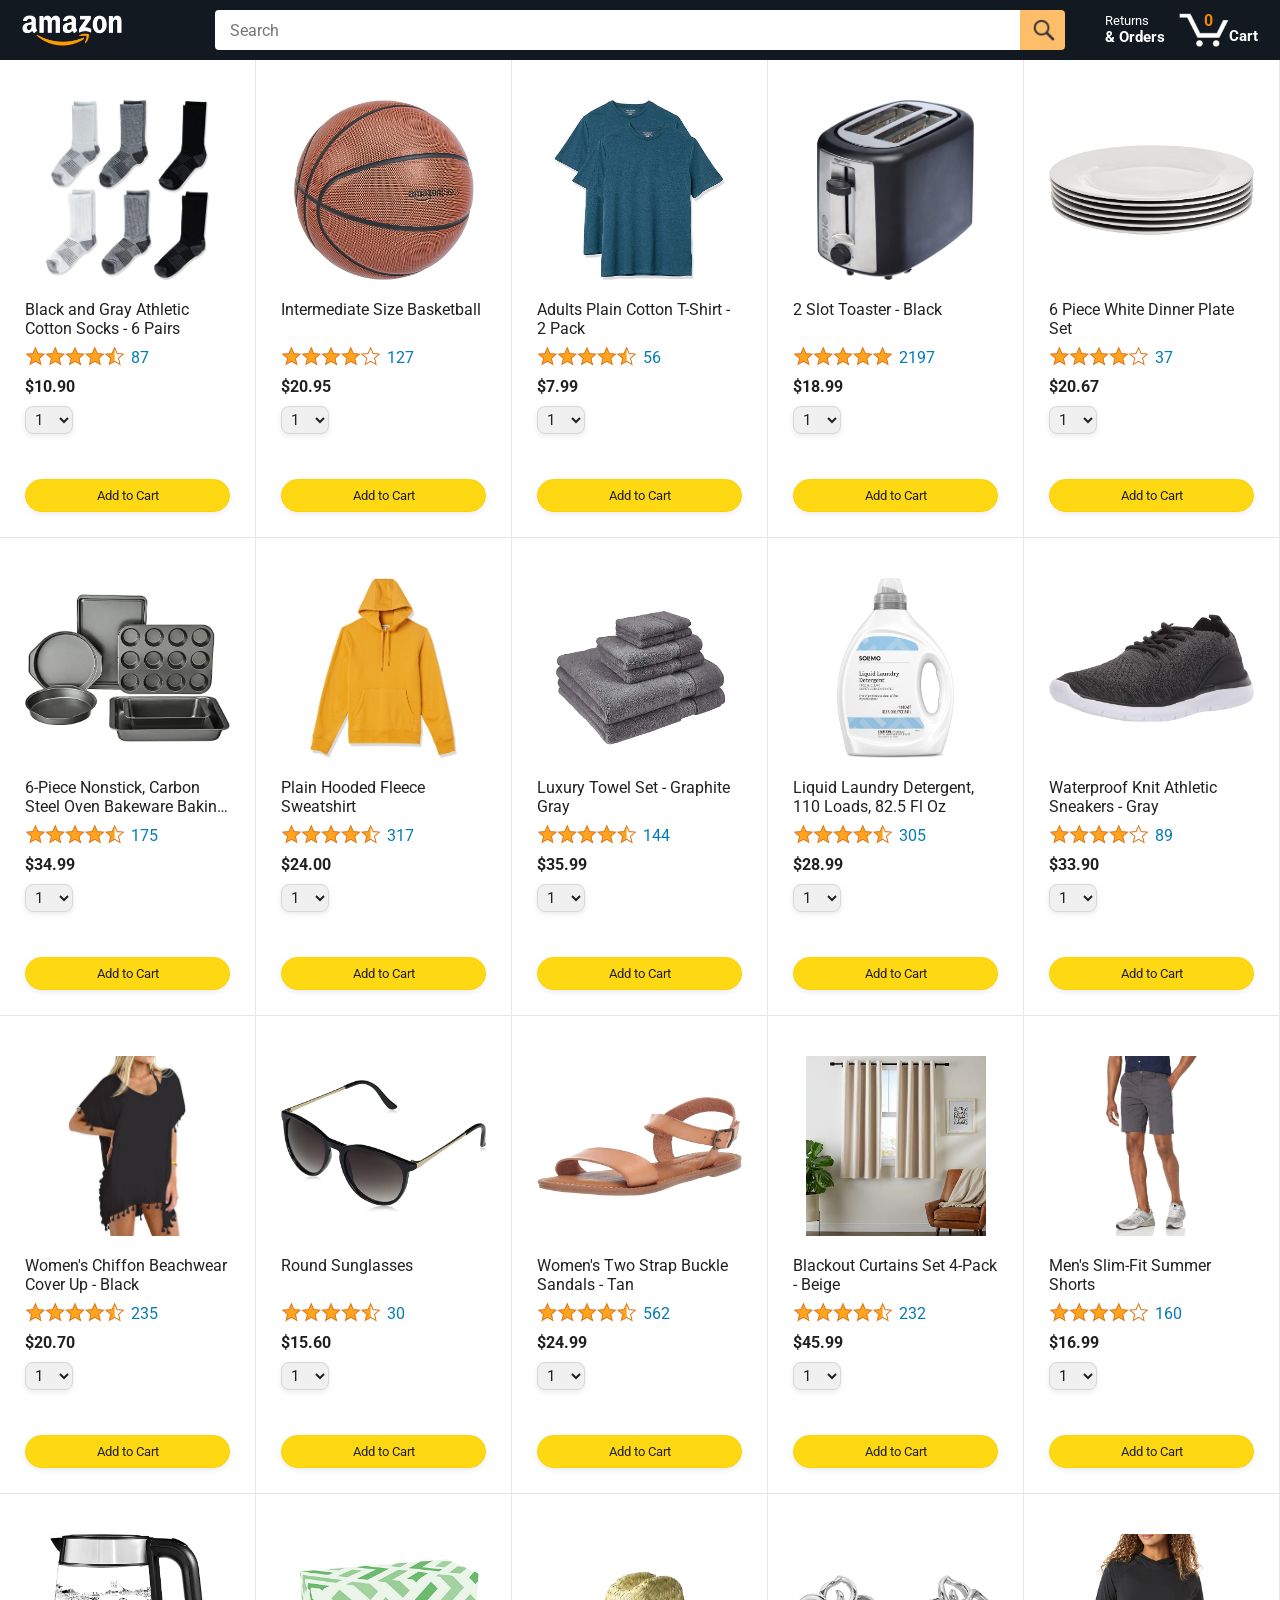
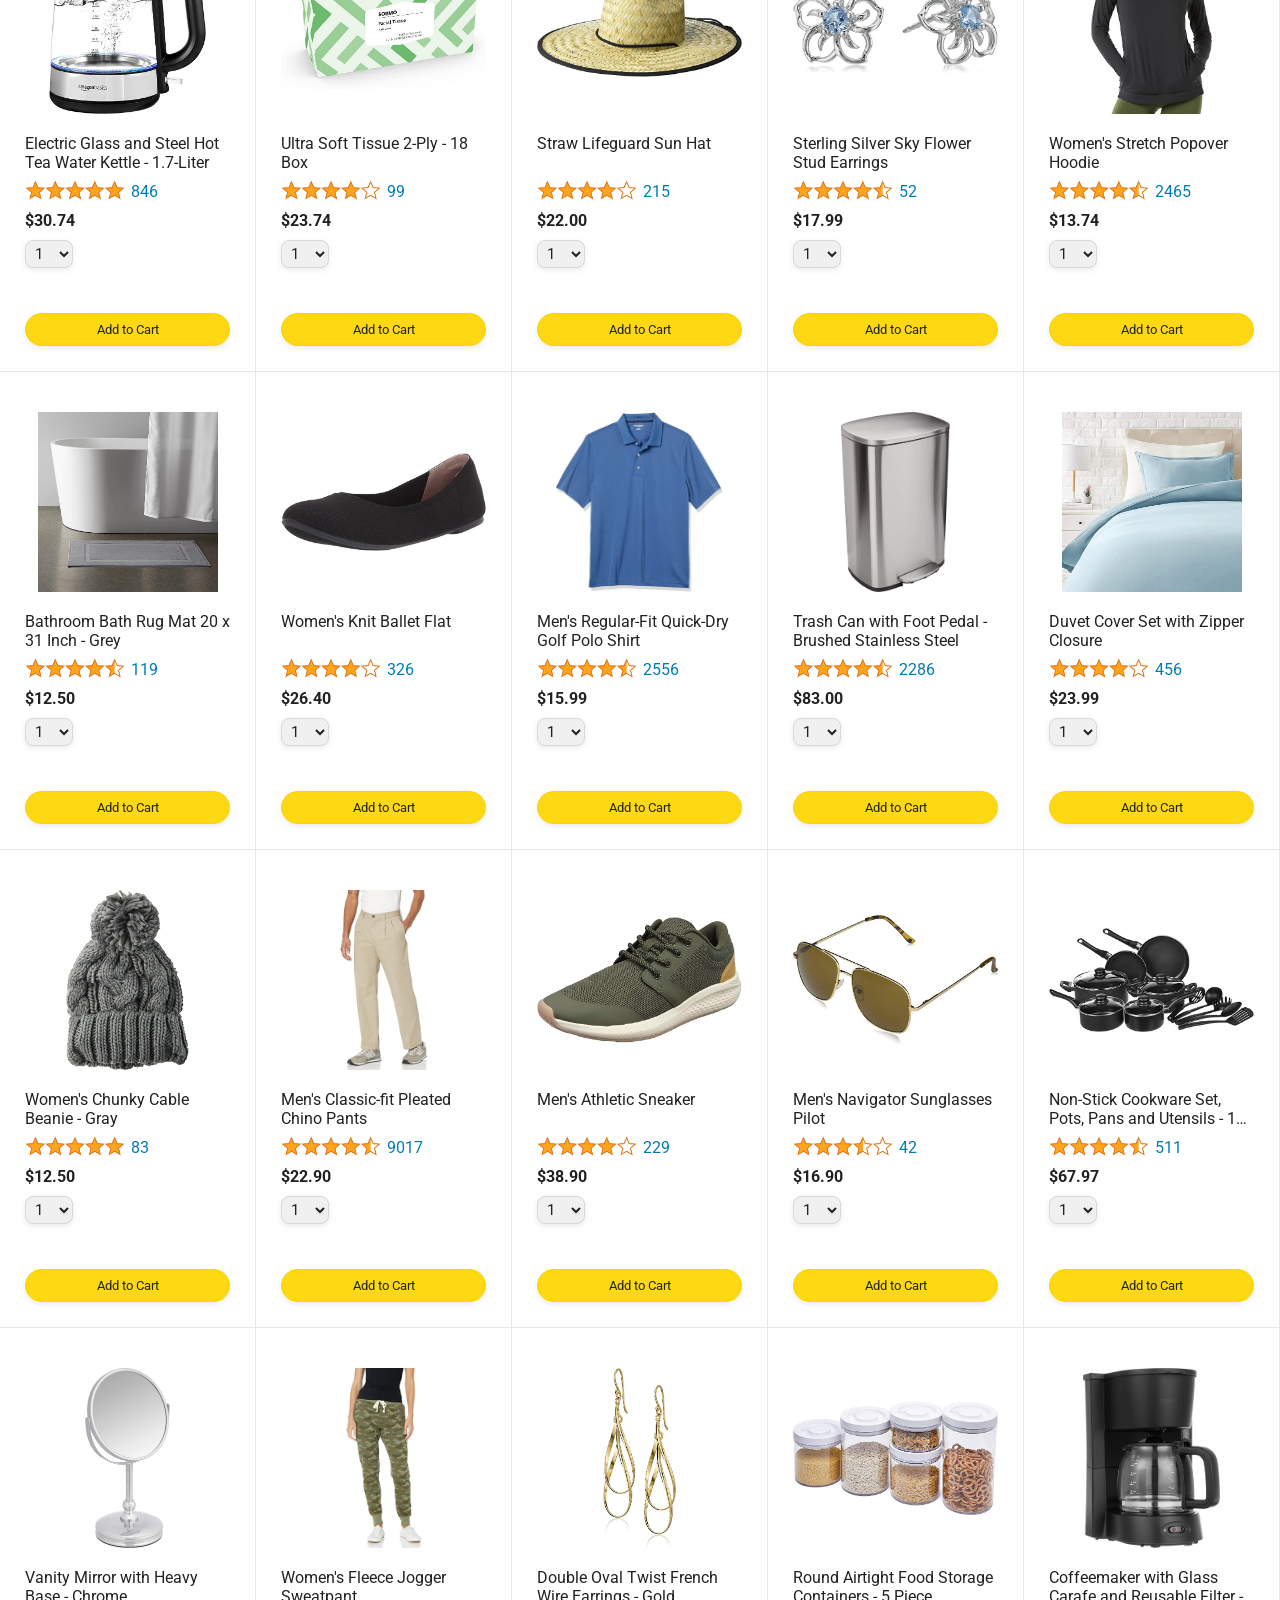
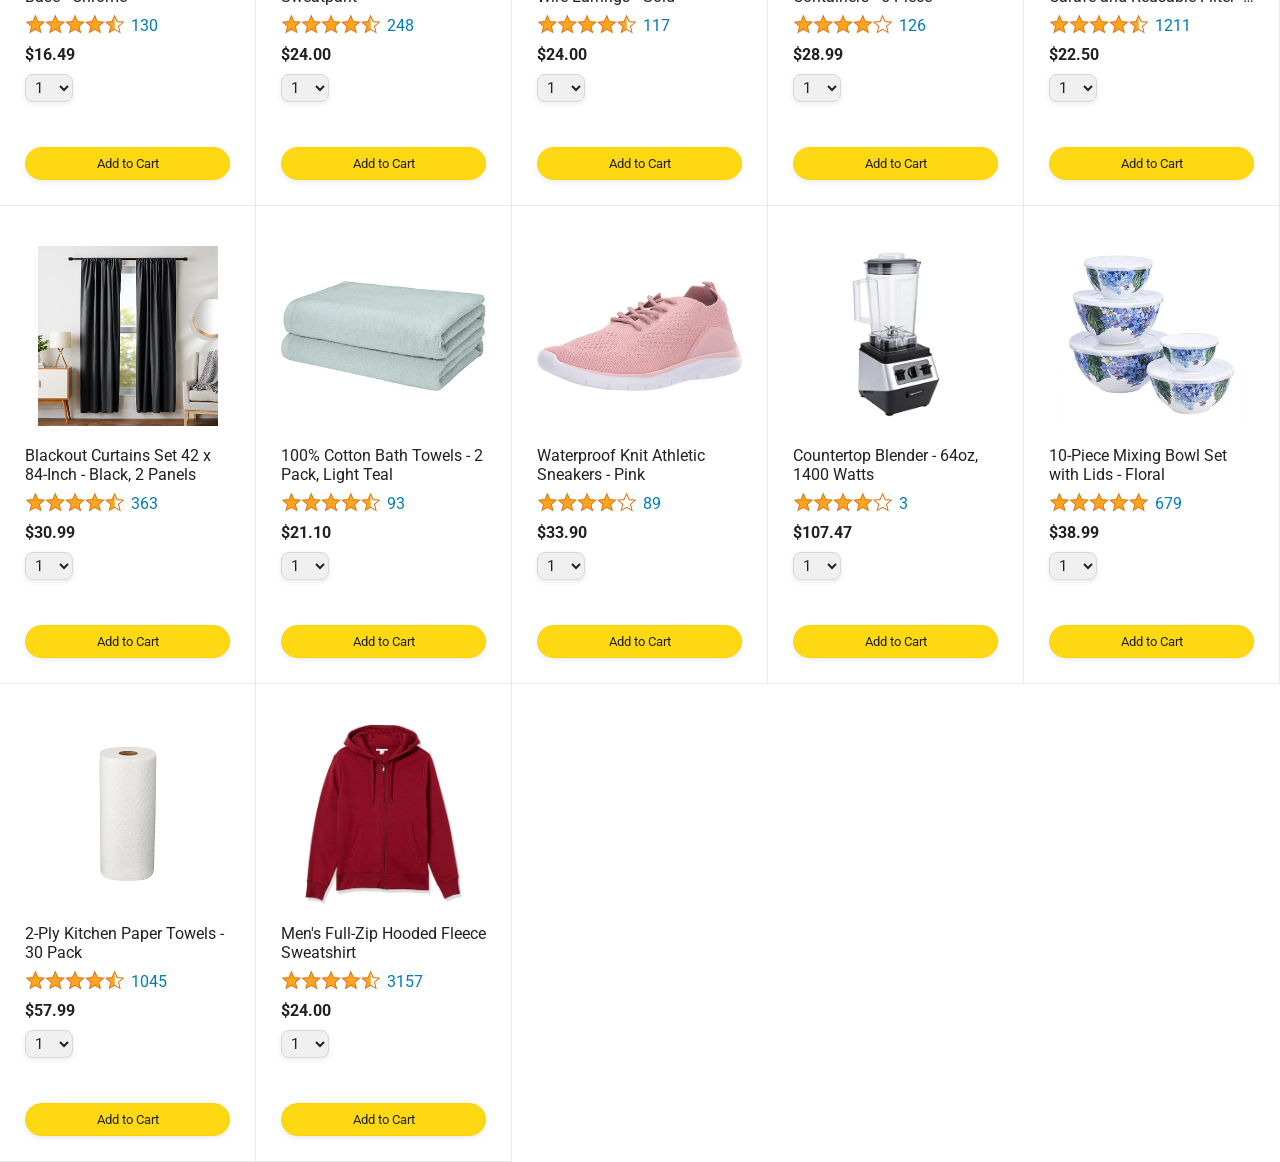
<file: index.html>
<!DOCTYPE html>
<html>
  <head>
    <title>Amazon Project</title>

    <!-- This code is needed for responsive design to work.
      (Responsive design = make the website look good on
      smaller screen sizes like a phone or a tablet). -->
    <meta name="viewport" content="width=device-width, initial-scale=1">

    <!-- Load a font called Roboto from Google Fonts. -->
    <link rel="preconnect" href="https://fonts.googleapis.com">
    <link rel="preconnect" href="https://fonts.gstatic.com" crossorigin>
    <link href="https://fonts.googleapis.com/css2?family=Roboto:wght@400;500;700&display=swap" rel="stylesheet">

    <!-- Here are the CSS files for this page. -->
    <link rel="stylesheet" href="styles/shared/general.css">
    <link rel="stylesheet" href="styles/shared/amazon-header.css">
    <link rel="stylesheet" href="styles/pages/amazon.css">
  </head>
  <body>
    <div class="amazon-header">
      <div class="amazon-header-left-section">
        <a href="index.html" class="header-link">
          <img class="amazon-logo"
            src="images/amazon-logo-white.png">
          <img class="amazon-mobile-logo"
            src="images/amazon-mobile-logo-white.png">
        </a>
      </div>

      <div class="amazon-header-middle-section">
        <input class="search-bar" type="text" placeholder="Search">

        <button class="search-button">
          <img class="search-icon" src="images/icons/search-icon.png">
        </button>
      </div>

      <div class="amazon-header-right-section">
        <a class="orders-link header-link" href="orders.html">
          <span class="returns-text">Returns</span>
          <span class="orders-text">& Orders</span>
        </a>

        <a class="cart-link header-link" href="checkout.html">
          <img class="cart-icon" src="images/icons/cart-icon.png">
          <div class="cart-quantity js-cart-quantity">0</div>
          <div class="cart-text">Cart</div>
        </a>
      </div>
    </div>
    
    <div class="main">
      <div class="products-grid js-product-grid">
      
      </div>
    </div>


   
     
    <script type="module" src="scripts/amazon.js"></script>
  </body>
</html>
</file>
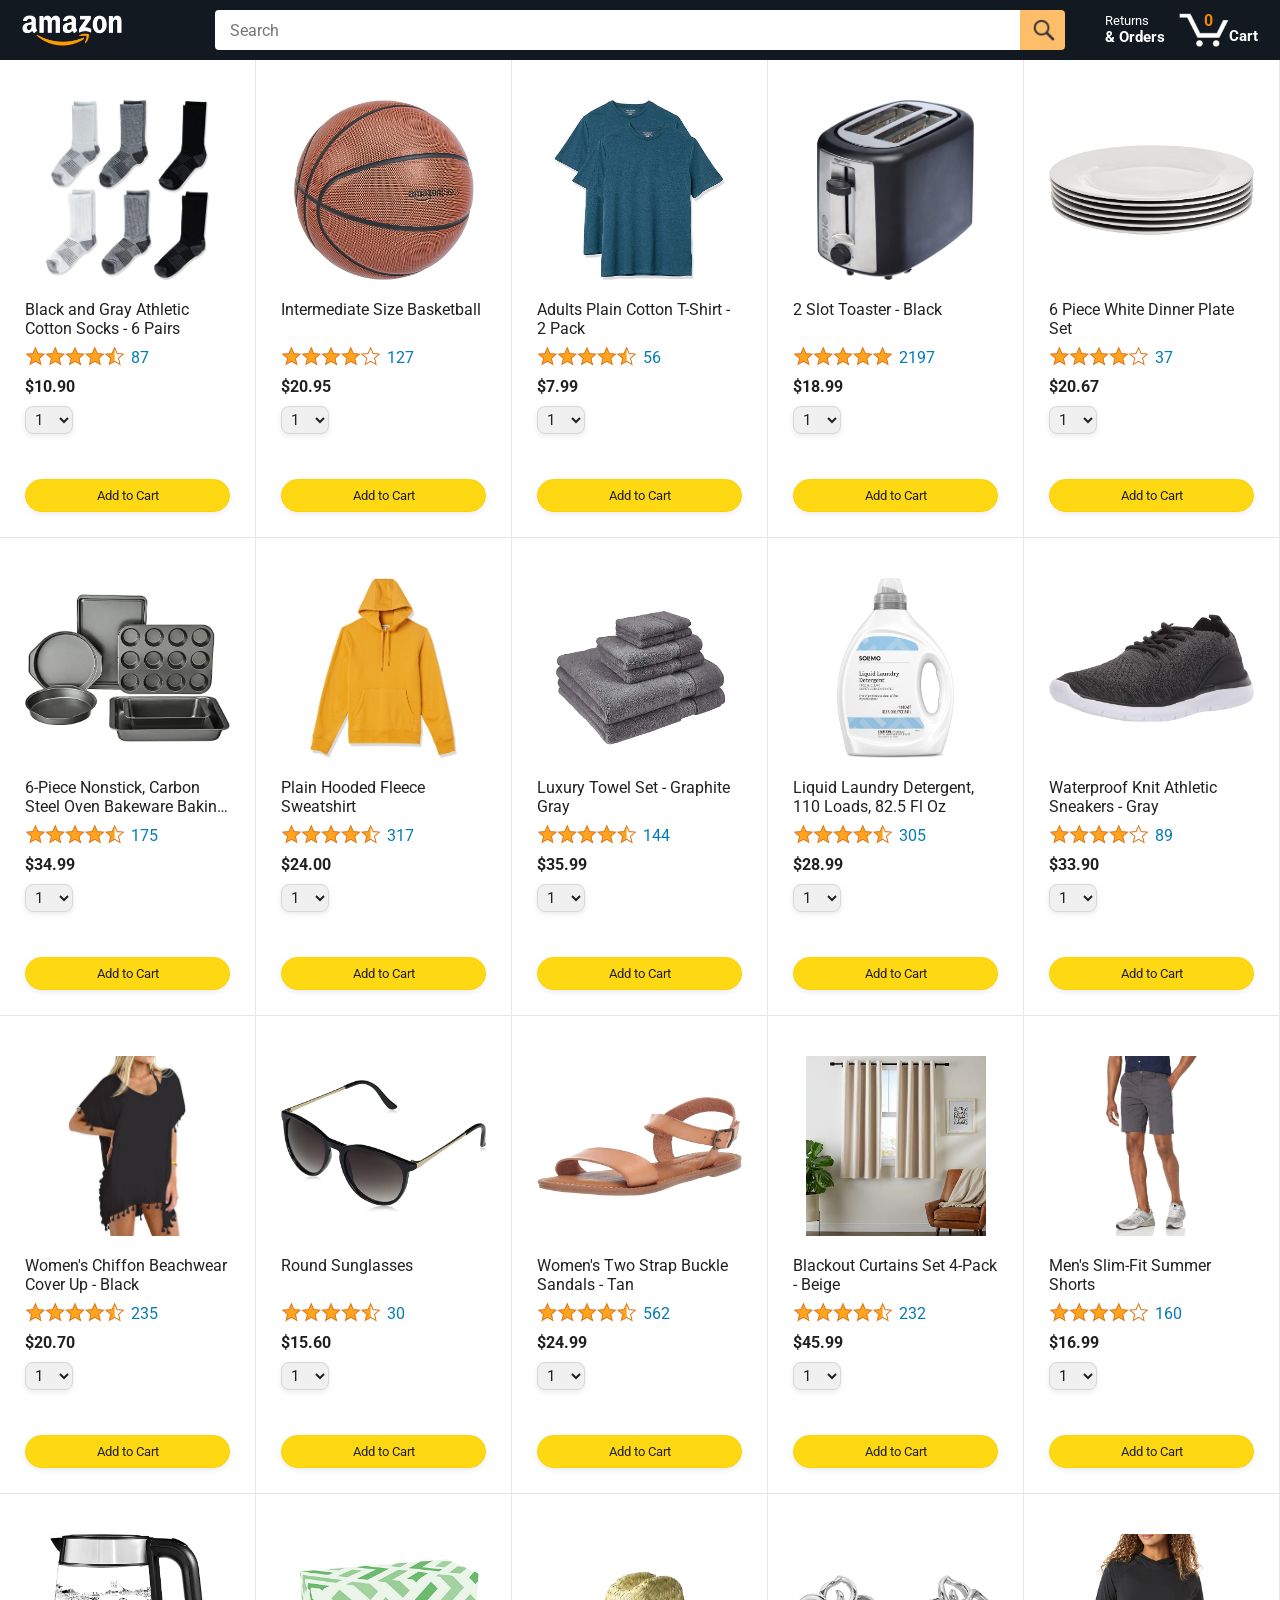
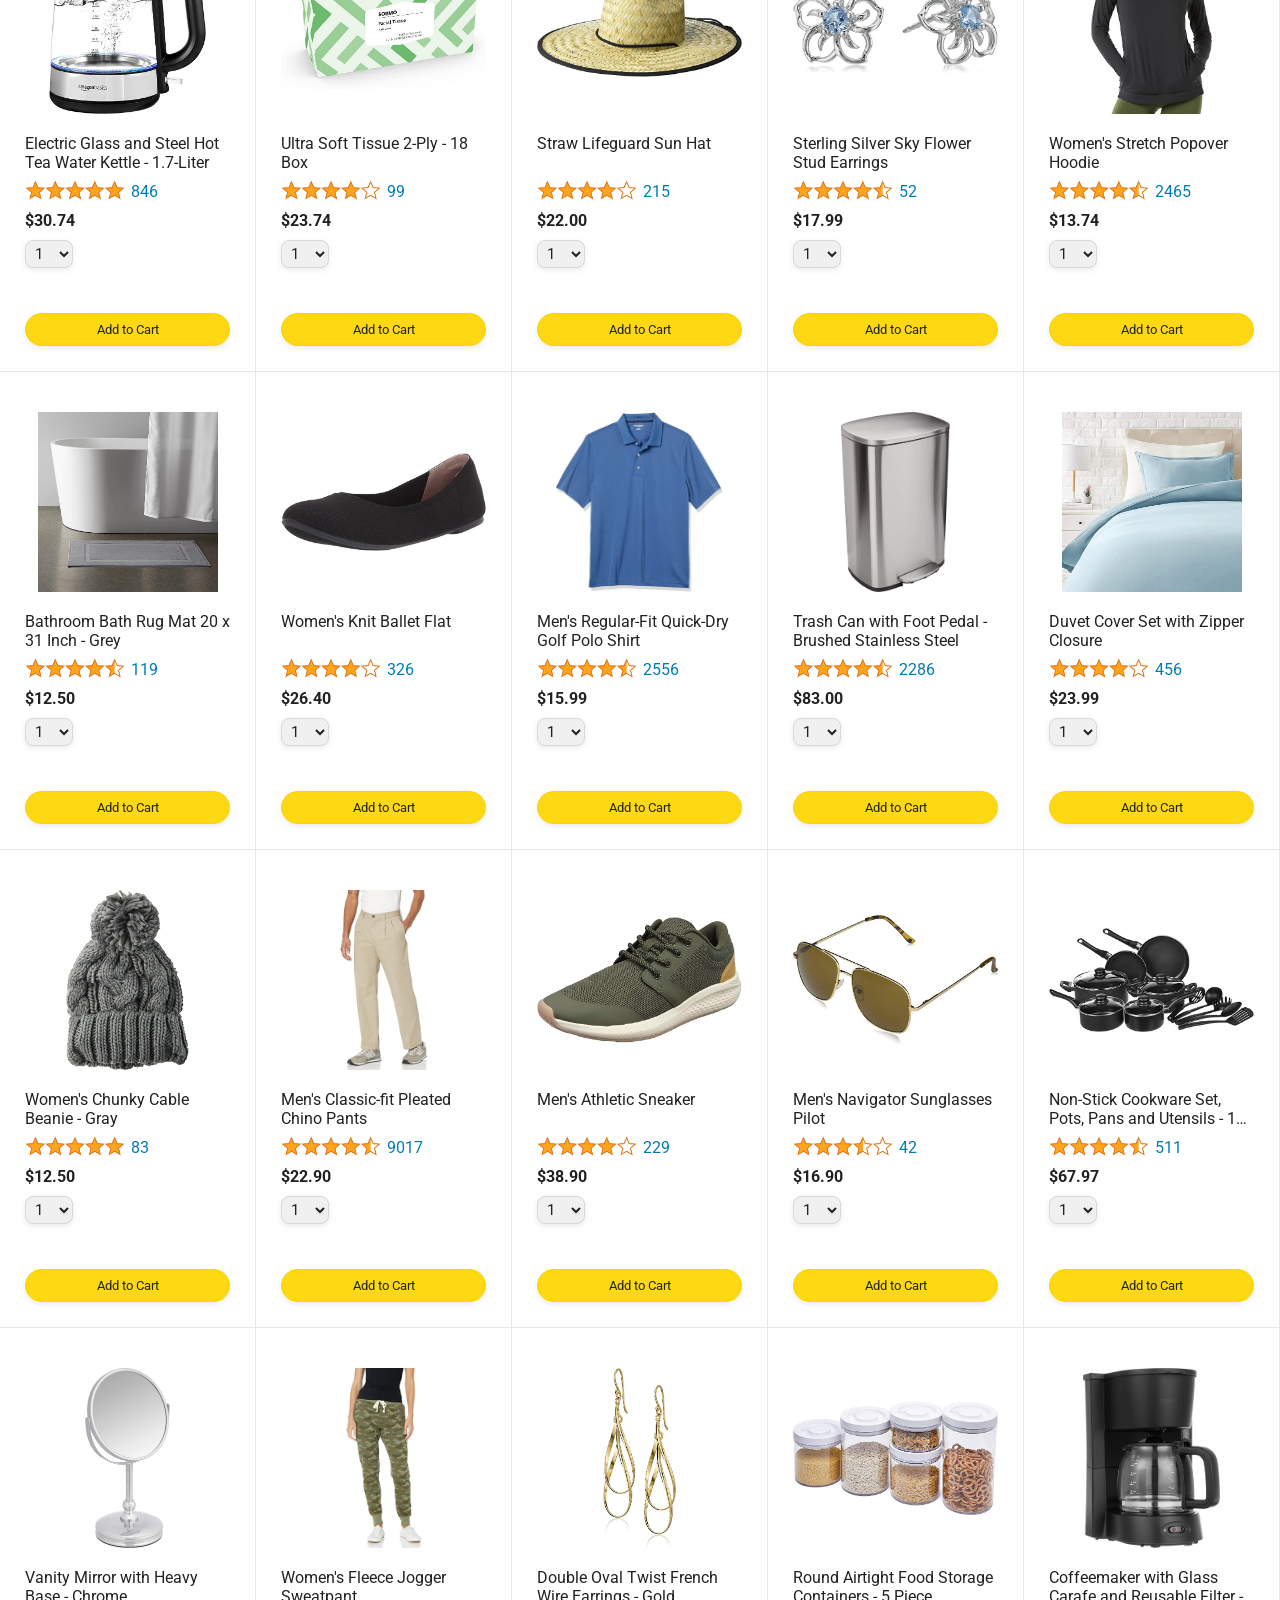
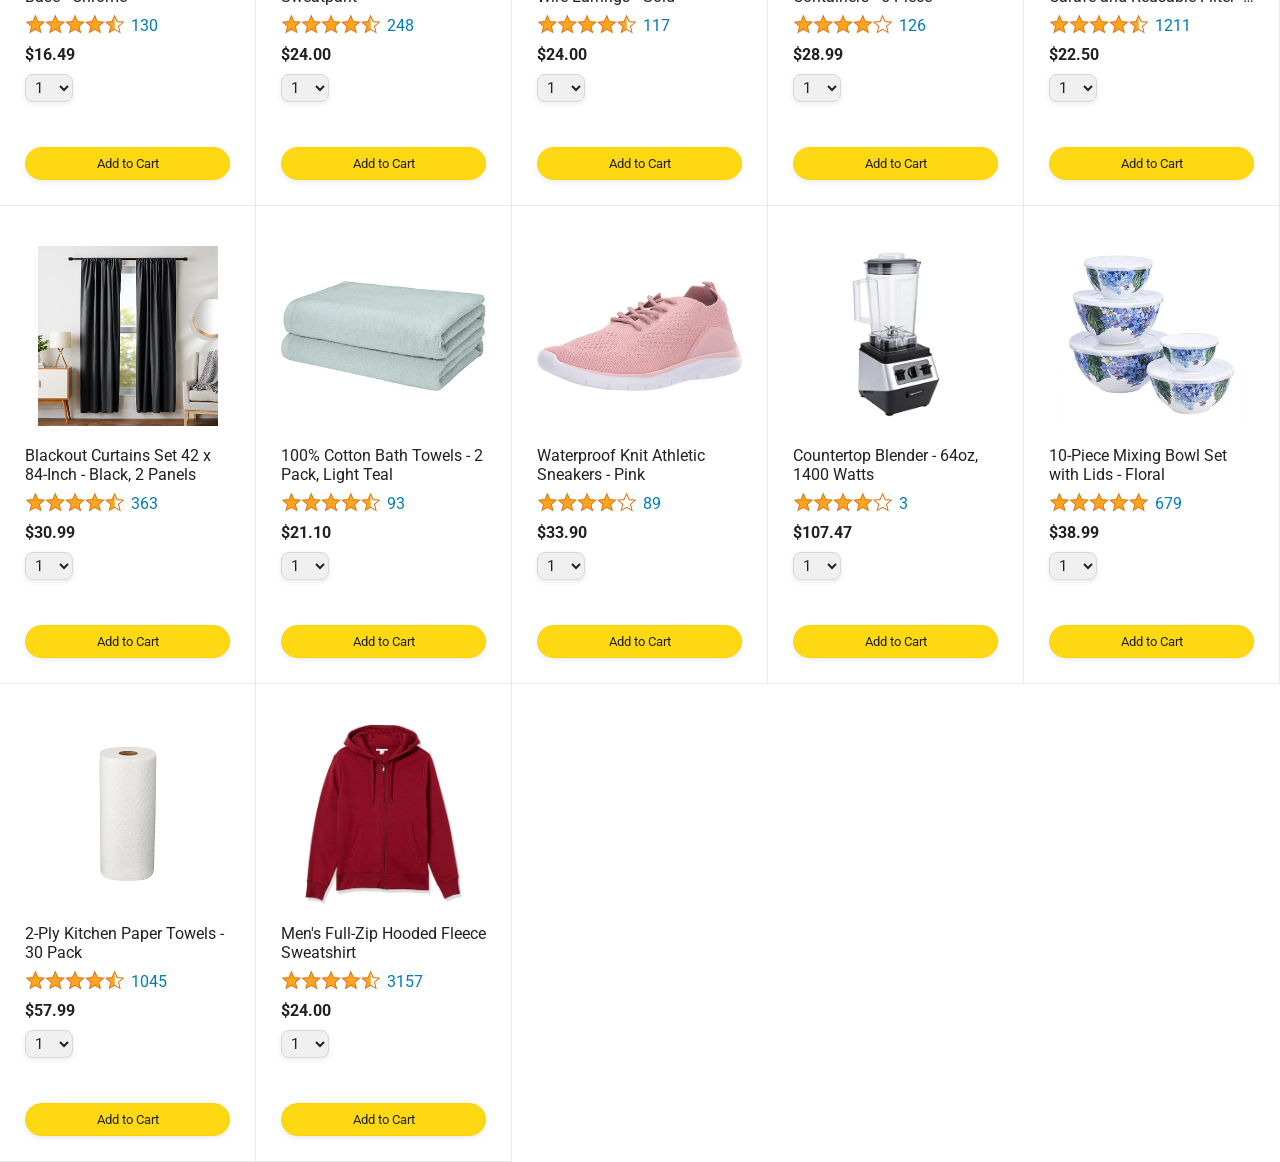
<file: amazon.html>
<!DOCTYPE html>
<html>
  <head>
    <title>Amazon Project</title>

    <!-- This code is needed for responsive design to work.
      (Responsive design = make the website look good on
      smaller screen sizes like a phone or a tablet). -->
    <meta name="viewport" content="width=device-width, initial-scale=1">

    <!-- Load a font called Roboto from Google Fonts. -->
    <link rel="preconnect" href="https://fonts.googleapis.com">
    <link rel="preconnect" href="https://fonts.gstatic.com" crossorigin>
    <link href="https://fonts.googleapis.com/css2?family=Roboto:wght@400;500;700&display=swap" rel="stylesheet">

    <!-- Here are the CSS files for this page. -->
    <link rel="stylesheet" href="styles/shared/general.css">
    <link rel="stylesheet" href="styles/shared/amazon-header.css">
    <link rel="stylesheet" href="styles/pages/amazon.css">
  </head>
  <body>
    <div class="amazon-header">
      <div class="amazon-header-left-section">
        <a href="amazon.html" class="header-link">
          <img class="amazon-logo"
            src="images/amazon-logo-white.png">
          <img class="amazon-mobile-logo"
            src="images/amazon-mobile-logo-white.png">
        </a>
      </div>

      <div class="amazon-header-middle-section">
        <input class="search-bar" type="text" placeholder="Search">

        <button class="search-button">
          <img class="search-icon" src="images/icons/search-icon.png">
        </button>
      </div>

      <div class="amazon-header-right-section">
        <a class="orders-link header-link" href="orders.html">
          <span class="returns-text">Returns</span>
          <span class="orders-text">& Orders</span>
        </a>

        <a class="cart-link header-link" href="checkout.html">
          <img class="cart-icon" src="images/icons/cart-icon.png">
          <div class="cart-quantity js-cart-quantity">0</div>
          <div class="cart-text">Cart</div>
        </a>
      </div>
    </div>
    
    <div class="main">
      <div class="products-grid js-product-grid">
      
      </div>
    </div>


   
     
    <script type="module" src="scripts/amazon.js"></script>
  </body>
</html>
</file>
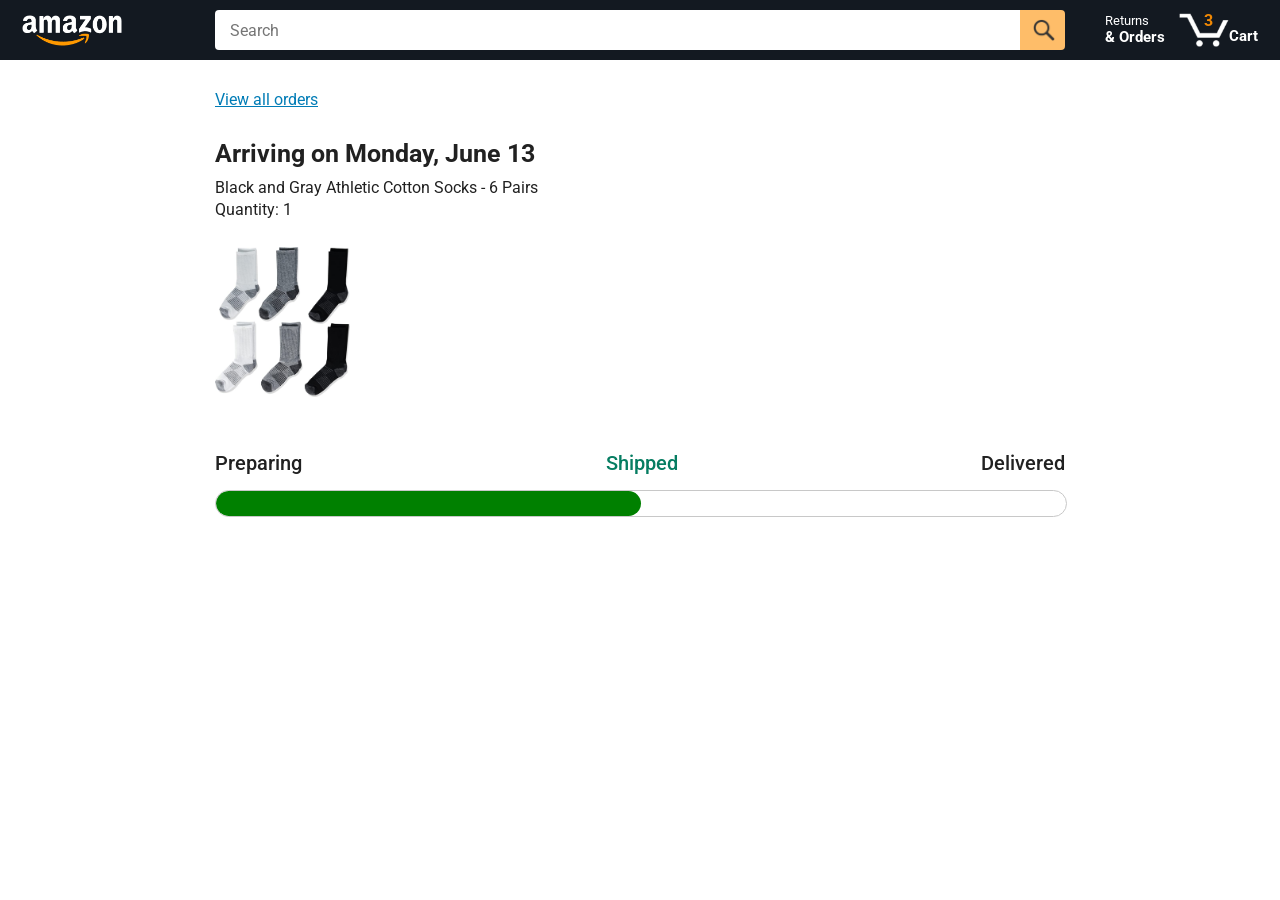
<file: tracking.html>
<!DOCTYPE html>
<html>
  <head>
    <title>Tracking</title>

    <!-- This code is needed for responsive design to work.
      (Responsive design = make the website look good on
      smaller screen sizes like a phone or a tablet). -->
    <meta name="viewport" content="width=device-width, initial-scale=1">

    <!-- Load a font called Roboto from Google Fonts. -->
    <link rel="preconnect" href="https://fonts.googleapis.com">
    <link rel="preconnect" href="https://fonts.gstatic.com" crossorigin>
    <link href="https://fonts.googleapis.com/css2?family=Roboto:wght@400;500;700&display=swap" rel="stylesheet">

    <!-- Here are the CSS files for this page. -->
    <link rel="stylesheet" href="styles/shared/general.css">
    <link rel="stylesheet" href="styles/shared/amazon-header.css">
    <link rel="stylesheet" href="styles/pages/tracking.css">
  </head>
  <body>
    <div class="amazon-header">
      <div class="amazon-header-left-section">
        <a href="amazon.html" class="header-link">
          <img class="amazon-logo"
            src="images/amazon-logo-white.png">
          <img class="amazon-mobile-logo"
            src="images/amazon-mobile-logo-white.png">
        </a>
      </div>

      <div class="amazon-header-middle-section">
        <input class="search-bar" type="text" placeholder="Search">

        <button class="search-button">
          <img class="search-icon" src="images/icons/search-icon.png">
        </button>
      </div>

      <div class="amazon-header-right-section">
        <a class="orders-link header-link" href="orders.html">
          <span class="returns-text">Returns</span>
          <span class="orders-text">& Orders</span>
        </a>

        <a class="cart-link header-link" href="checkout.html">
          <img class="cart-icon" src="images/icons/cart-icon.png">
          <div class="cart-quantity">3</div>
          <div class="cart-text">Cart</div>
        </a>
      </div>
    </div>

    <div class="main">
      <div class="order-tracking">
        <a class="back-to-orders-link link-primary" href="orders.html">
          View all orders
        </a>

        <div class="delivery-date">
          Arriving on Monday, June 13
        </div>

        <div class="product-info">
          Black and Gray Athletic Cotton Socks - 6 Pairs
        </div>

        <div class="product-info">
          Quantity: 1
        </div>

        <img class="product-image" src="images/products/athletic-cotton-socks-6-pairs.jpg">

        <div class="progress-labels-container">
          <div class="progress-label">
            Preparing
          </div>
          <div class="progress-label current-status">
            Shipped
          </div>
          <div class="progress-label">
            Delivered
          </div>
        </div>

        <div class="progress-bar-container">
          <div class="progress-bar"></div>
        </div>
      </div>
    </div>
  </body>
</html>
</file>
<file: styles/shared/general.css>
body {
  font-family: Roboto, Arial;
  color: rgb(33, 33, 33);
  /* The <body> element has a default margin of 8px
     on all sides. This removes the default margins. */
  margin: 0;
}

/* <p> elements have a default margin on the top
   and bottom. This removes the default margins. */
p {
  margin: 0;
}

button {
  cursor: pointer;
}

select {
  cursor: pointer;
}

input, select, button {
  font-family: Roboto, Arial;
}

.button-primary {
  color: rgb(33, 33, 33);
  background-color: rgb(255, 216, 20);
  border: 1px solid rgb(252, 210, 0);
  border-radius: 8px;
  cursor: pointer;
  box-shadow: 0 2px 5px rgba(213, 217, 217, 0.5);
}

.button-primary:hover {
  background-color: rgb(247, 202, 0);
  border: 1px solid rgb(242, 194, 0);
}

.button-primary:active {
  background: rgb(255, 216, 20);
  border-color: rgb(252, 210, 0);
  box-shadow: none;
}

.button-secondary {
  color: rgb(33, 33, 33);
  background: white;
  border: 1px solid rgb(213, 217, 217);
  border-radius: 8px;
  cursor: pointer;
  box-shadow: 0 2px 5px rgba(213, 217, 217, 0.5);
}

.button-secondary:hover {
  background-color: rgb(247, 250, 250);
}

.button-secondary:active {
  background-color: rgb(237, 253, 255);
  box-shadow: none;
}

/* These styles will limit text to 2 lines. Anything
   beyond 2 lines will be replaced with "..."
   You can find this code by using an A.I. tool or by
   searching in Google.
   https://css-tricks.com/almanac/properties/l/line-clamp/ */
.limit-text-to-2-lines {
  display: -webkit-box;
  -webkit-line-clamp: 2;
  -webkit-box-orient: vertical;
  overflow: hidden;
}

.link-primary {
  color: rgb(1, 124, 182);
  cursor: pointer;
}

.link-primary:hover {
  color: rgb(196, 80, 0);
}

/* Styles for dropdown selectors. */
select {
  color: rgb(33, 33, 33);
  background-color: rgb(240, 240, 240);
  border: 1px solid rgb(213, 217, 217);
  border-radius: 8px;
  padding: 3px 5px;
  font-size: 15px;
  cursor: pointer;
  box-shadow: 0 2px 5px rgba(213, 217, 217, 0.5);
}

select:focus,
input:focus {
  outline: 2px solid rgb(255, 153, 0);
}
</file>
<file: styles/shared/amazon-header.css>
.amazon-header {
  background-color: rgb(19, 25, 33);
  color: white;
  padding-left: 15px;
  padding-right: 15px;

  display: flex;
  align-items: center;
  justify-content: space-between;

  position: fixed;
  top: 0;
  left: 0;
  right: 0;
  height: 60px;
}

.amazon-header-left-section {
  width: 180px;
}

@media (max-width: 800px) {
  .amazon-header-left-section {
    width: unset;
  }
}

.header-link {
  display: inline-block;
  padding: 6px;
  border-radius: 2px;
  cursor: pointer;
  text-decoration: none;
  border: 1px solid rgba(0, 0, 0, 0);
}

.header-link:hover {
  border: 1px solid white;
}

.amazon-logo {
  width: 100px;
  margin-top: 5px;
}

.amazon-mobile-logo {
  display: none;
}

@media (max-width: 575px) {
  .amazon-logo {
    display: none;
  }

  .amazon-mobile-logo {
    display: block;
    height: 35px;
    margin-top: 5px;
  }
}

.amazon-header-middle-section {
  flex: 1;
  max-width: 850px;
  margin-left: 10px;
  margin-right: 10px;
  display: flex;
}

.search-bar {
  flex: 1;
  width: 0;
  font-size: 16px;
  height: 38px;
  padding-left: 15px;
  border: none;
  border-top-left-radius: 4px;
  border-bottom-left-radius: 4px;
  border-top-right-radius: 0;
  border-bottom-right-radius: 0;
}

.search-button {
  background-color: rgb(254, 189, 105);
  border: none;
  width: 45px;
  height: 40px;
  border-top-right-radius: 4px;
  border-bottom-right-radius: 4px;
  flex-shrink: 0;
}

.search-icon {
  height: 22px;
  margin-left: 2px;
  margin-top: 3px;
}

.amazon-header-right-section {
  width: 180px;
  flex-shrink: 0;
  display: flex;
  justify-content: end;
}

.orders-link {
  color: white;
}

.returns-text {
  display: block;
  font-size: 13px;
}

.orders-text {
  display: block;
  font-size: 15px;
  font-weight: 700;
}

.cart-link {
  color: white;
  display: flex;
  align-items: center;
  position: relative;
}

.cart-icon {
  width: 50px;
}

.cart-text {
  margin-top: 12px;
  font-size: 15px;
  font-weight: 700;
}

.cart-quantity {
  color: rgb(240, 136, 4);
  font-size: 16px;
  font-weight: 700;

  position: absolute;
  top: 4px;
  left: 22px;
  
  width: 26px;
  text-align: center;
}
</file>
<file: styles/pages/amazon.css>
.main {
  margin-top: 60px;
}

.products-grid {
  display: grid;

  /* - In CSS Grid, 1fr means a column will take up the
       remaining space in the grid.
     - If we write 1fr 1fr ... 1fr; 8 times, this will
       divide the grid into 8 columns, each taking up an
       equal amount of the space.
     - repeat(8, 1fr); is a shortcut for repeating "1fr"
       8 times (instead of typing out "1fr" 8 times).
       repeat(...) is a special property that works with
       display: grid; */
  grid-template-columns: repeat(8, 2fr);
}

/* @media is used to create responsive design (making the
   website look good on any screen size). This @media
   means when the screen width is 2000px or less, we
   will divide the grid into 7 columns instead of 8. */
@media (max-width: 2000px) {
  .products-grid {
    grid-template-columns: repeat(7, 1fr);
  }
}

/* This @media means when the screen width is 1600px or
   less, we will divide the grid into 6 columns. */
@media (max-width: 1600px) {
  .products-grid {
    grid-template-columns: repeat(6, 1fr);
  }
}

@media (max-width: 1300px) {
  .products-grid {
    grid-template-columns: repeat(5, 1fr);
  }
}

@media (max-width: 1000px) {
  .products-grid {
    grid-template-columns: repeat(4, 1fr);
  }
}

@media (max-width: 800px) {
  .products-grid {
    grid-template-columns: repeat(3, 1fr);
  }
}

@media (max-width: 575px) {
  .products-grid {
    grid-template-columns: repeat(2, 1fr);
  }
}

@media (max-width: 450px) {
  .products-grid {
    grid-template-columns: 1fr;
  }
}

.product-container {
  padding-top: 40px;
  padding-bottom: 25px;
  padding-left: 25px;
  padding-right: 25px;

  border-right: 1px solid rgb(231, 231, 231);
  border-bottom: 1px solid rgb(231, 231, 231);

  display: flex;
  flex-direction: column;
}

.product-image-container {
  display: flex;
  justify-content: center;
  align-items: center;

  height: 180px;
  margin-bottom: 20px;
}

.product-image {
  /* Images will overflow their container by default. To
    prevent this, we set max-width and max-height to 100%
    so they stay inside their container. */
  max-width: 100%;
  max-height: 100%;
}

.product-name {
  height: 40px;
  margin-bottom: 5px;
}

.product-rating-container {
  display: flex;
  align-items: center;
  margin-bottom: 10px;
}

.product-rating-stars {
  width: 100px;
  margin-right: 6px;
}

.product-rating-count {
  color: rgb(1, 124, 182);
  cursor: pointer;
  margin-top: 3px;
}

.product-price {
  font-weight: 700;
  margin-bottom: 10px;
}

.product-quantity-container {
  margin-bottom: 17px;
}

.product-spacer {
  flex: 1;
}

.added-to-cart {
  color: rgb(6, 125, 98);
  font-size: 16px;

  display: flex;
  align-items: center;
  margin-bottom: 8px;

  /* At first, the "Added to cart" message will
     be invisible. Use JavaScript to change the
     opacity and make it visible. */
  opacity: 0;
}

.added-to-cart img {
  height: 20px;
  margin-right: 5px;
}

.add-to-cart-button {
  width: 100%;
  padding: 8px;
  border-radius: 50px;
}
</file>
<file: styles/pages/tracking.css>
.main {
  max-width: 850px;
  margin-top: 90px;
  margin-bottom: 100px;
  padding-left: 30px;
  padding-right: 30px;

  /* margin-left: auto;
     margin-right auto;
     Is a trick for centering an element horizontally
     without needing a container. */
  margin-left: auto;
  margin-right: auto;
}

.back-to-orders-link {
  display: inline-block;
  margin-bottom: 30px;
}

.delivery-date {
  font-size: 25px;
  font-weight: 700;
  margin-bottom: 10px;
}

.product-info {
  margin-bottom: 3px;
}

.product-image {
  max-width: 150px;
  max-height: 150px;
  margin-top: 25px;
  margin-bottom: 50px;
}

.progress-labels-container {
  display: flex;
  justify-content: space-between;
  font-size: 20px;
  font-weight: 500;
  margin-bottom: 15px;
}

.current-status {
  color: rgb(6, 125, 98);
}

@media (max-width: 575px) {
  .progress-labels-container {
    font-size: 16px;
  }
}

@media (max-width: 450px) {
  .progress-labels-container {
    flex-direction: column;
    margin-bottom: 5px;
  }

  .progress-label {
    margin-bottom: 3px;
  }
}

.progress-bar-container {
  height: 25px;
  width: 100%;

  border: 1px solid rgb(200, 200, 200);
  border-radius: 50px;
  overflow: hidden;
}

.progress-bar {
  height: 100%;
  background-color: green;
  border-radius: 50px;
  width: 50%;
}
</file>
